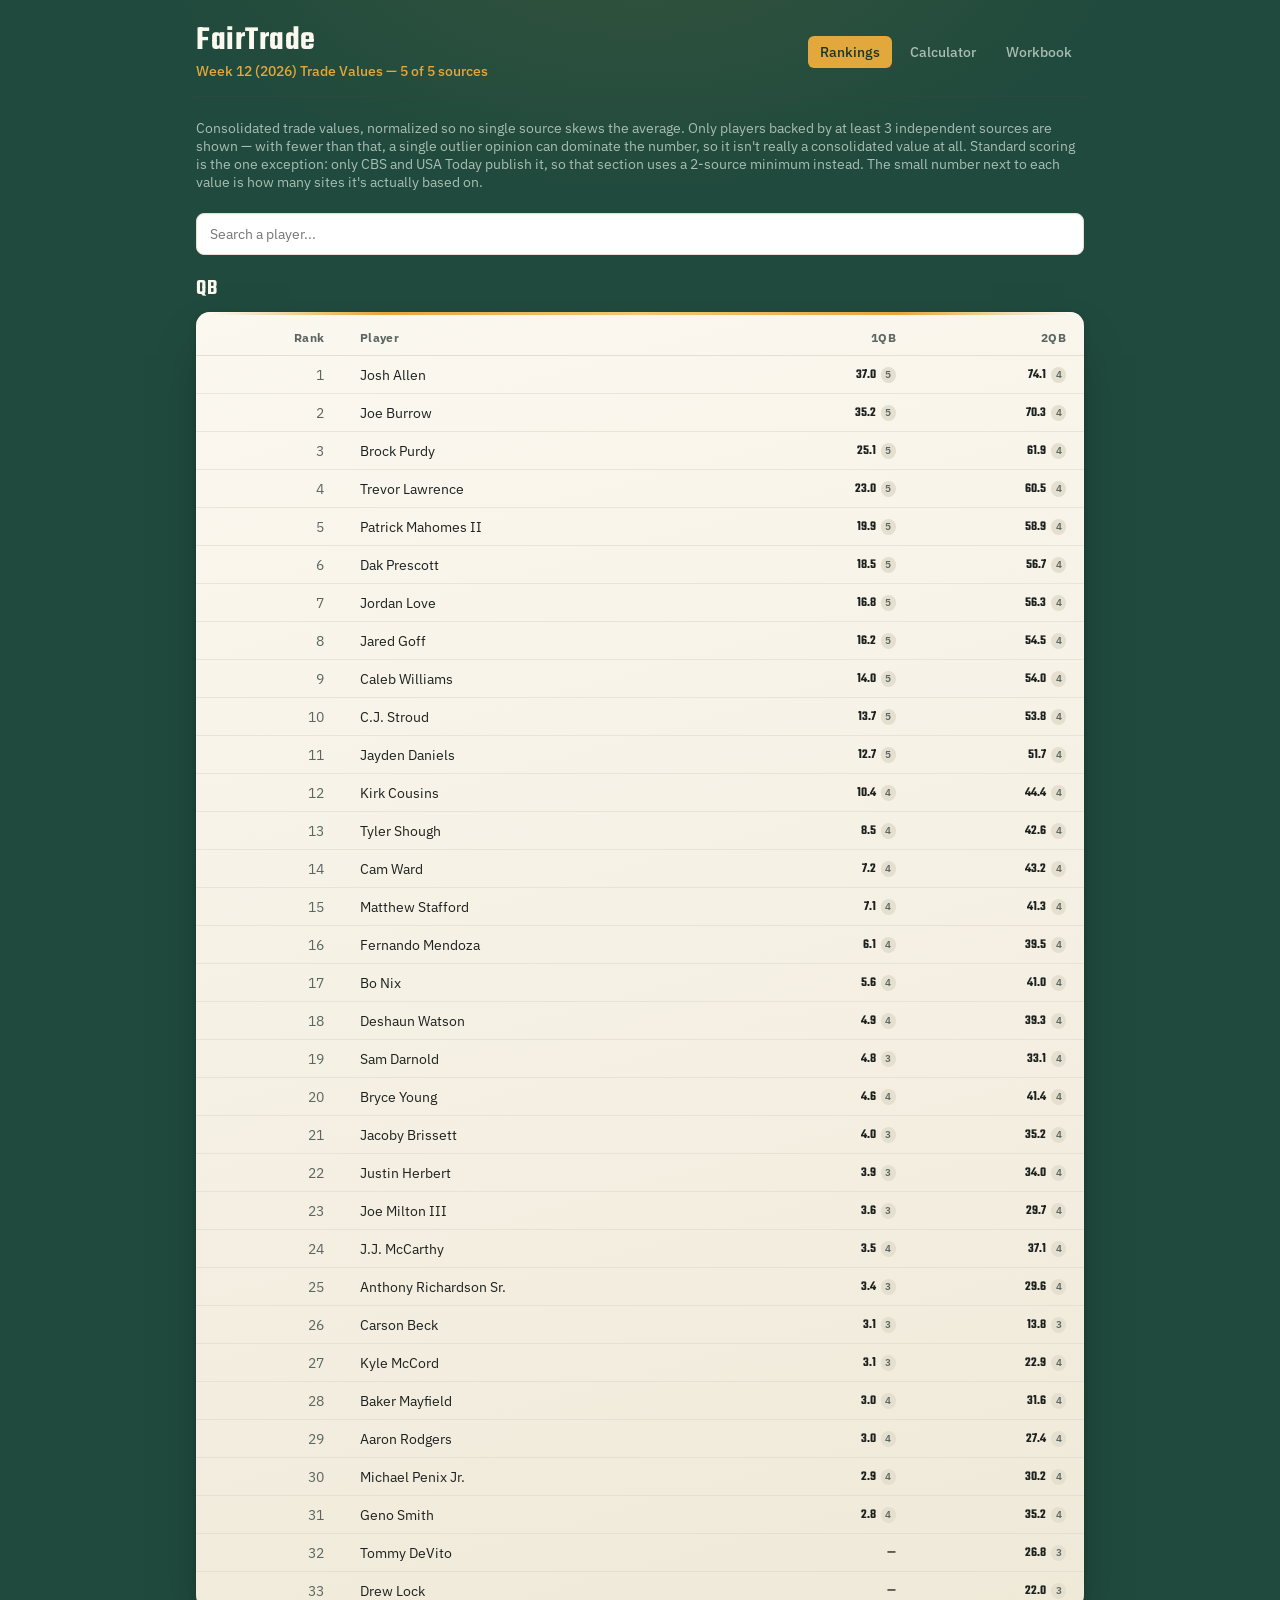
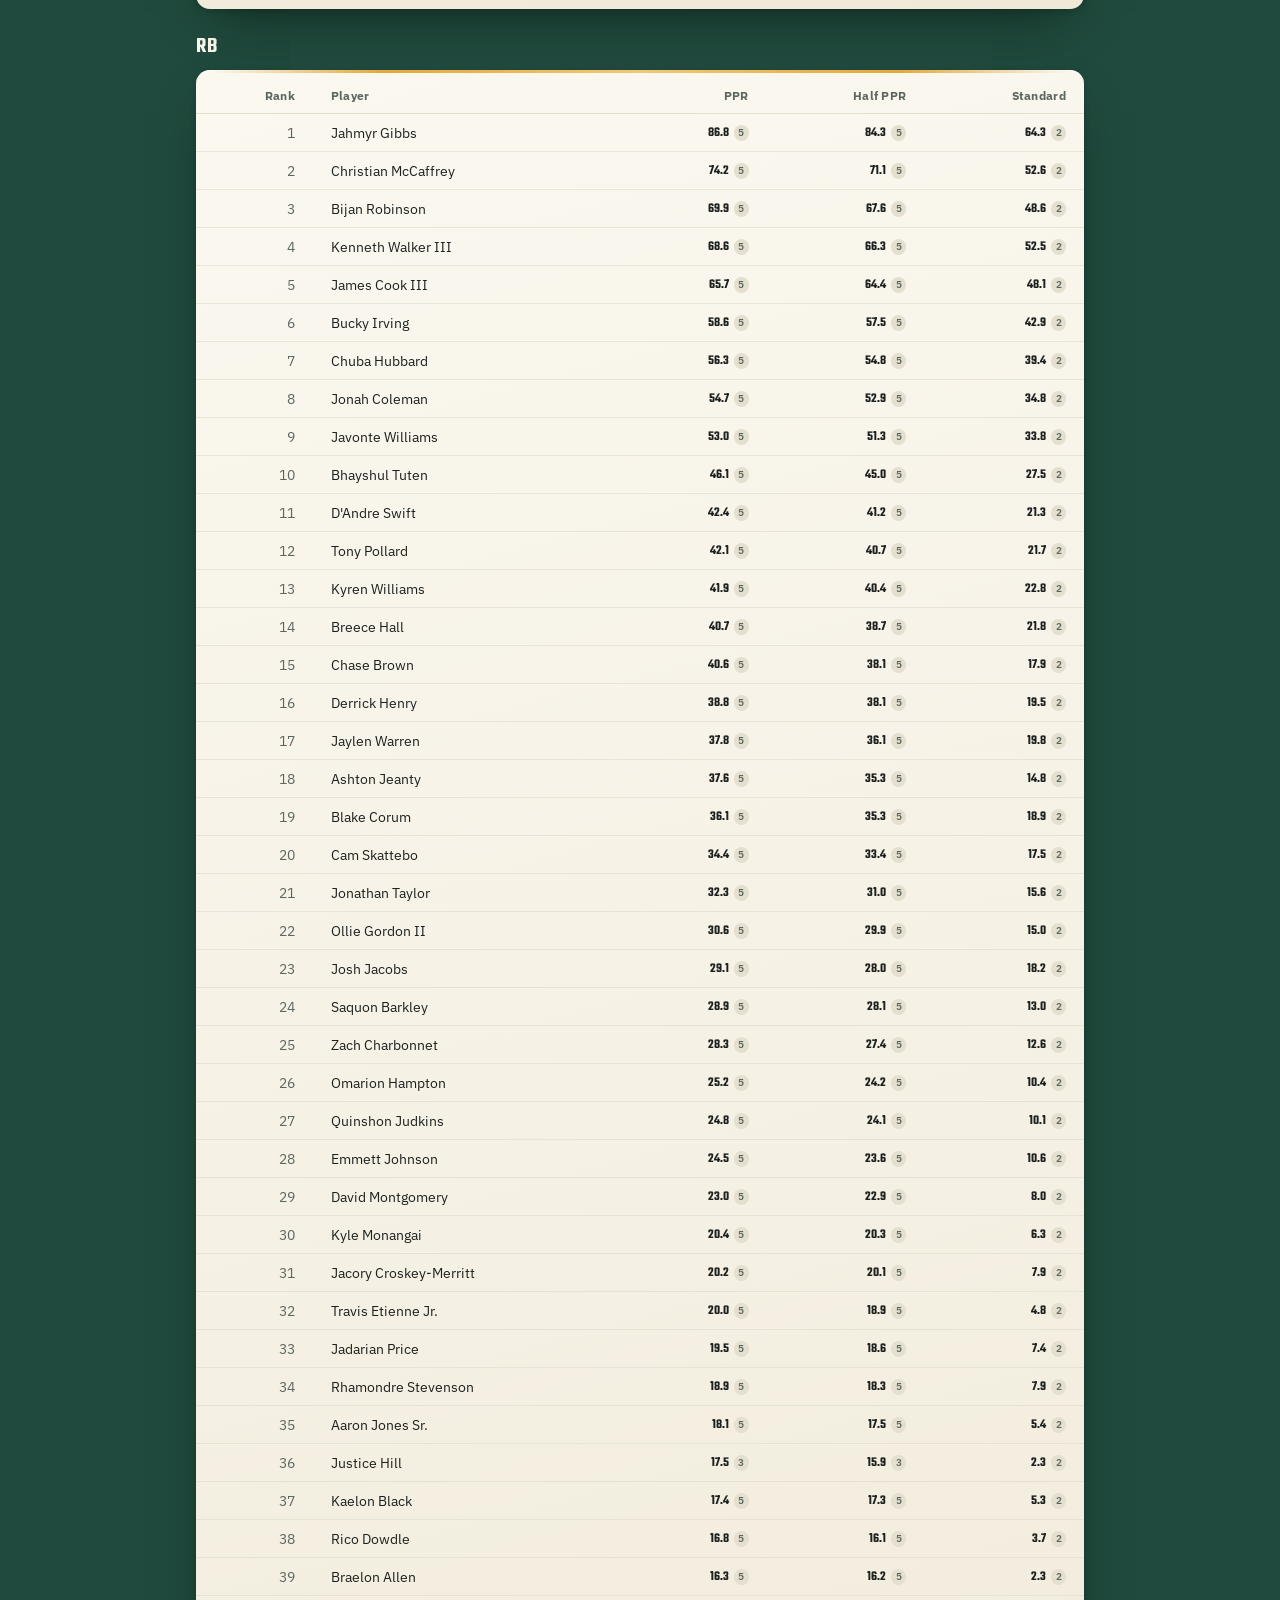
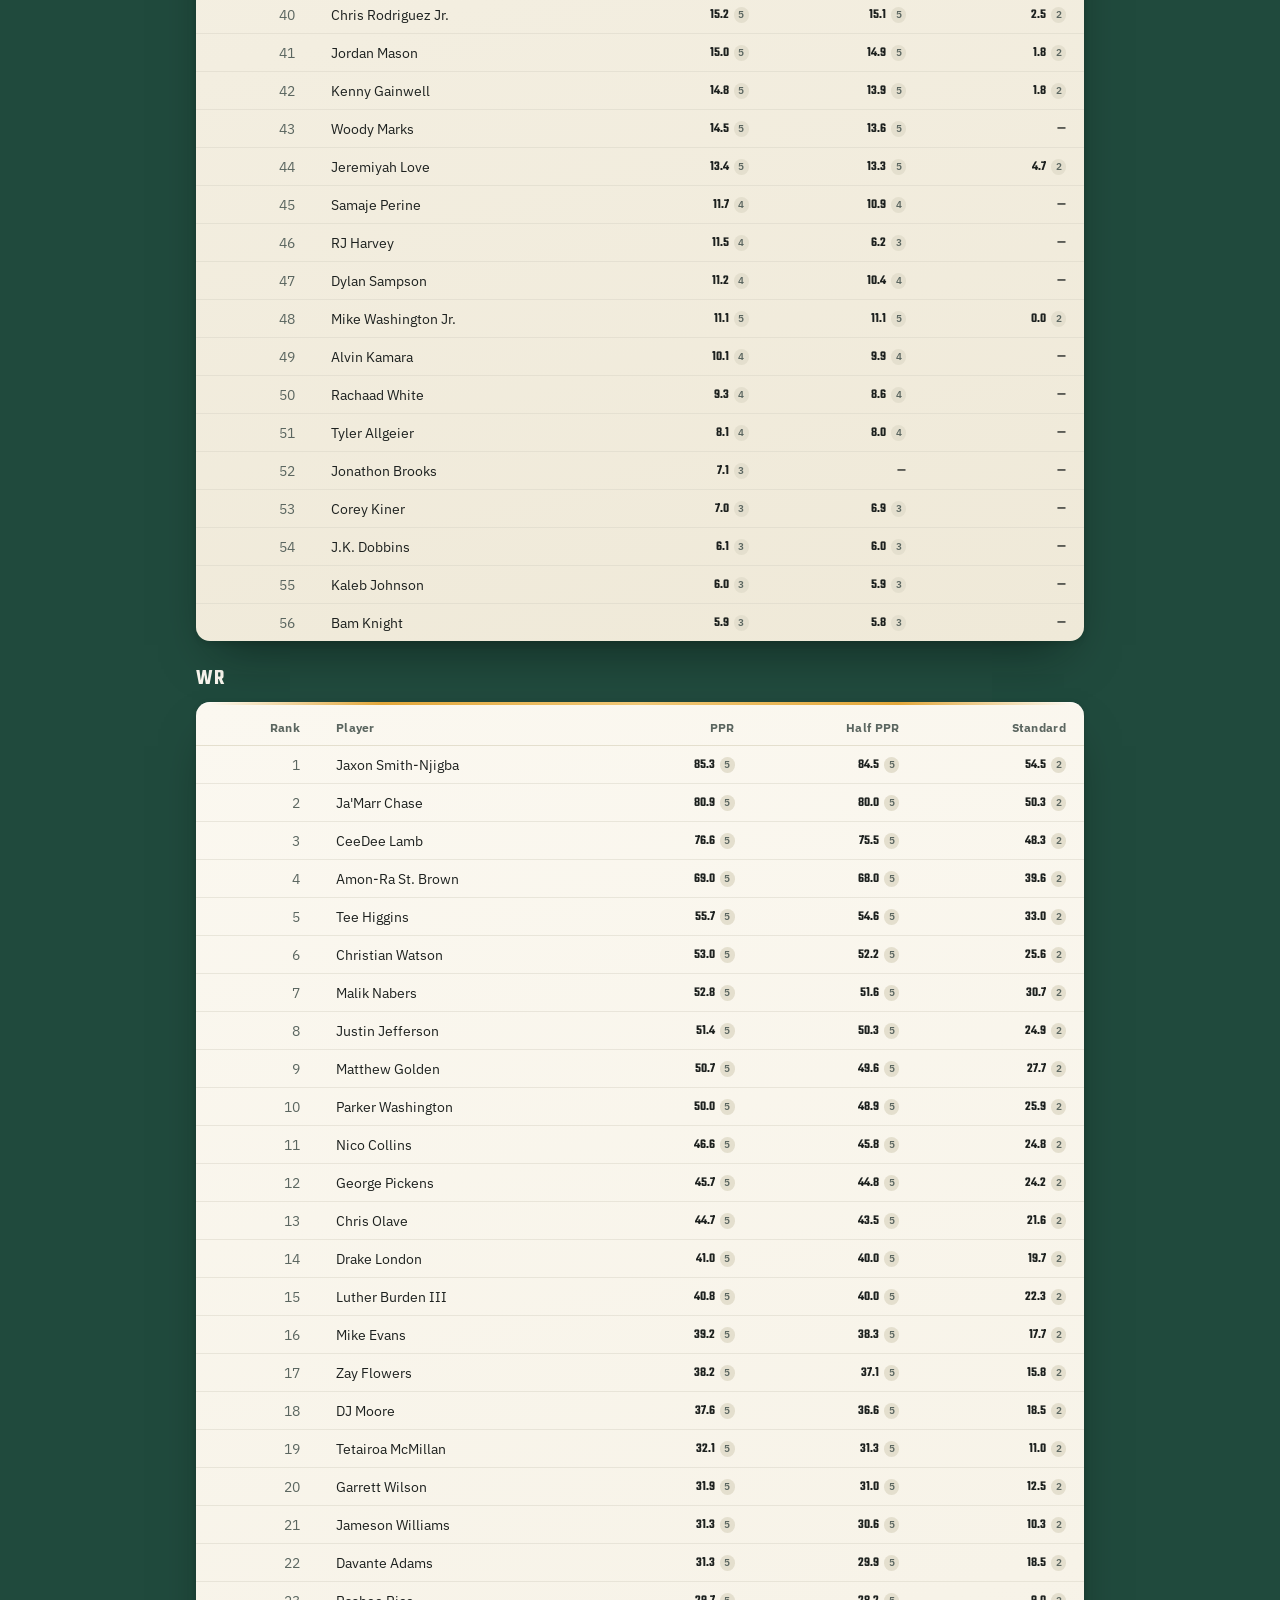
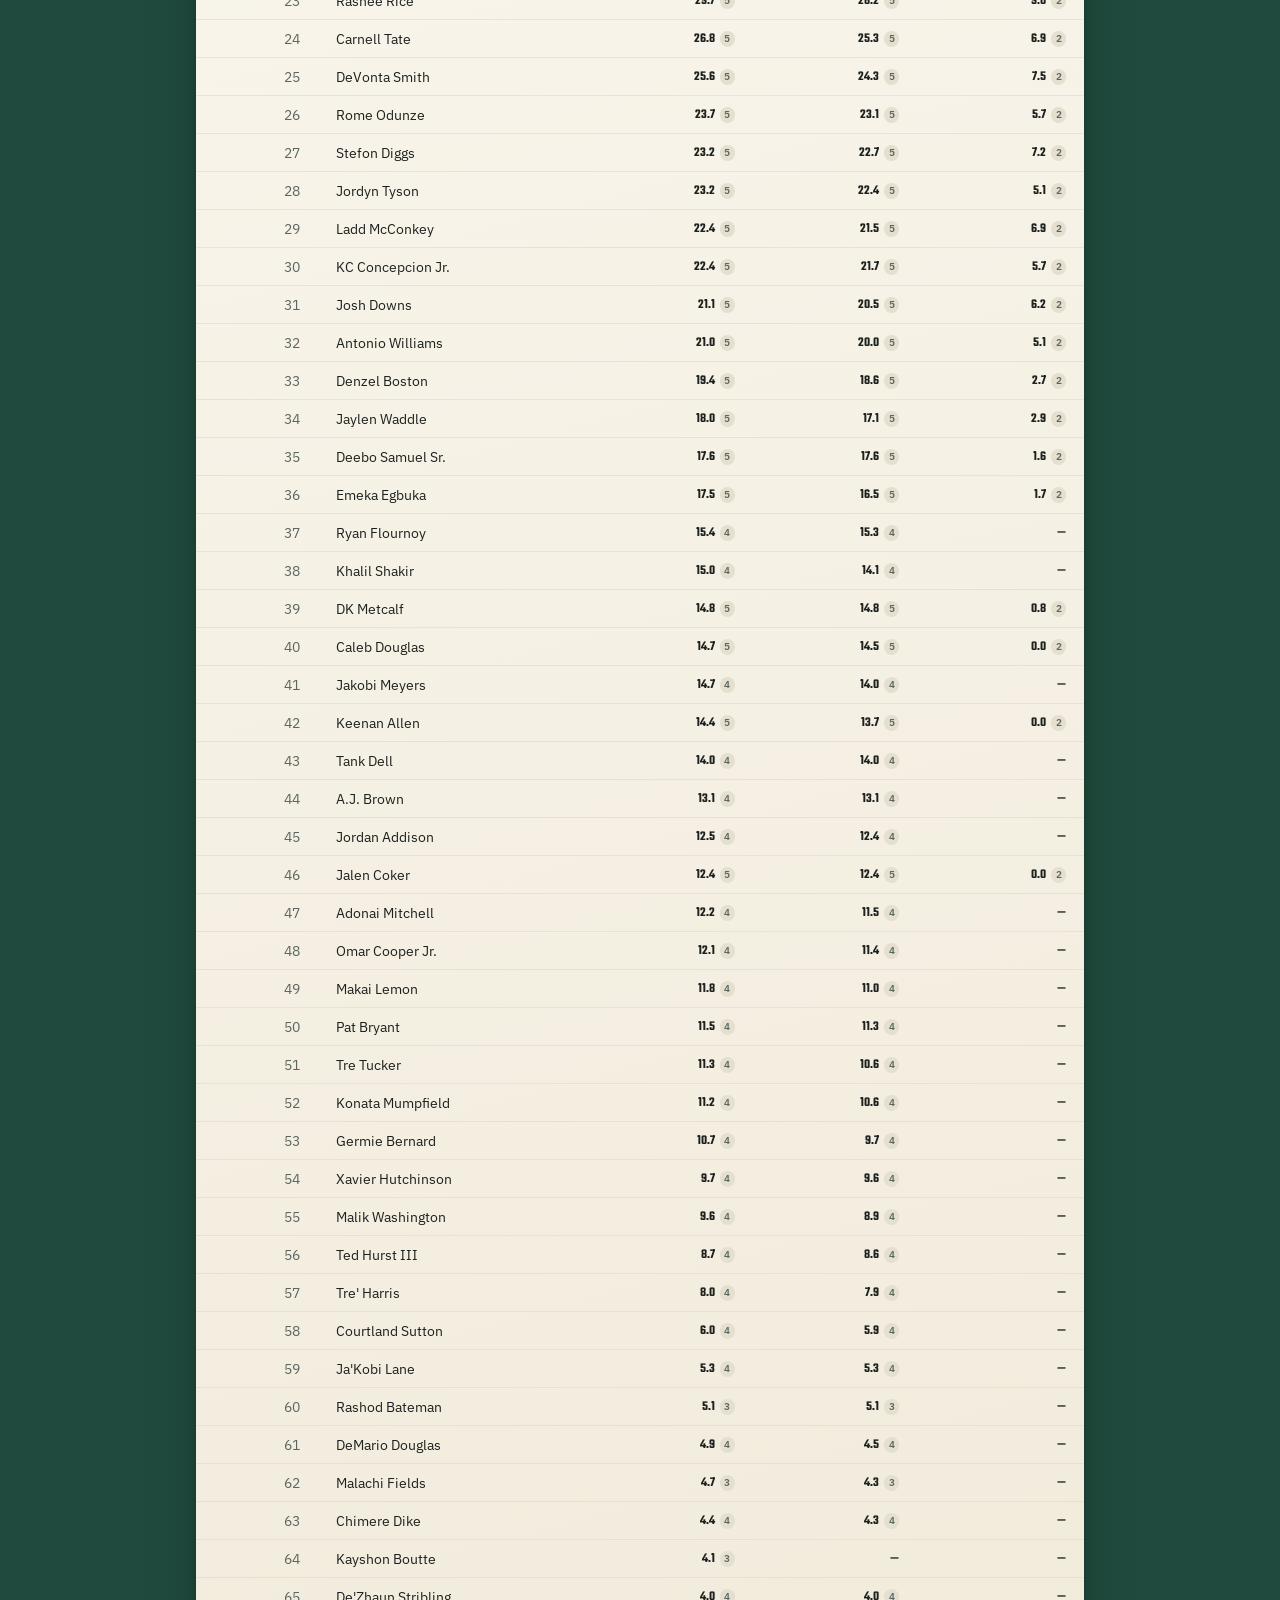
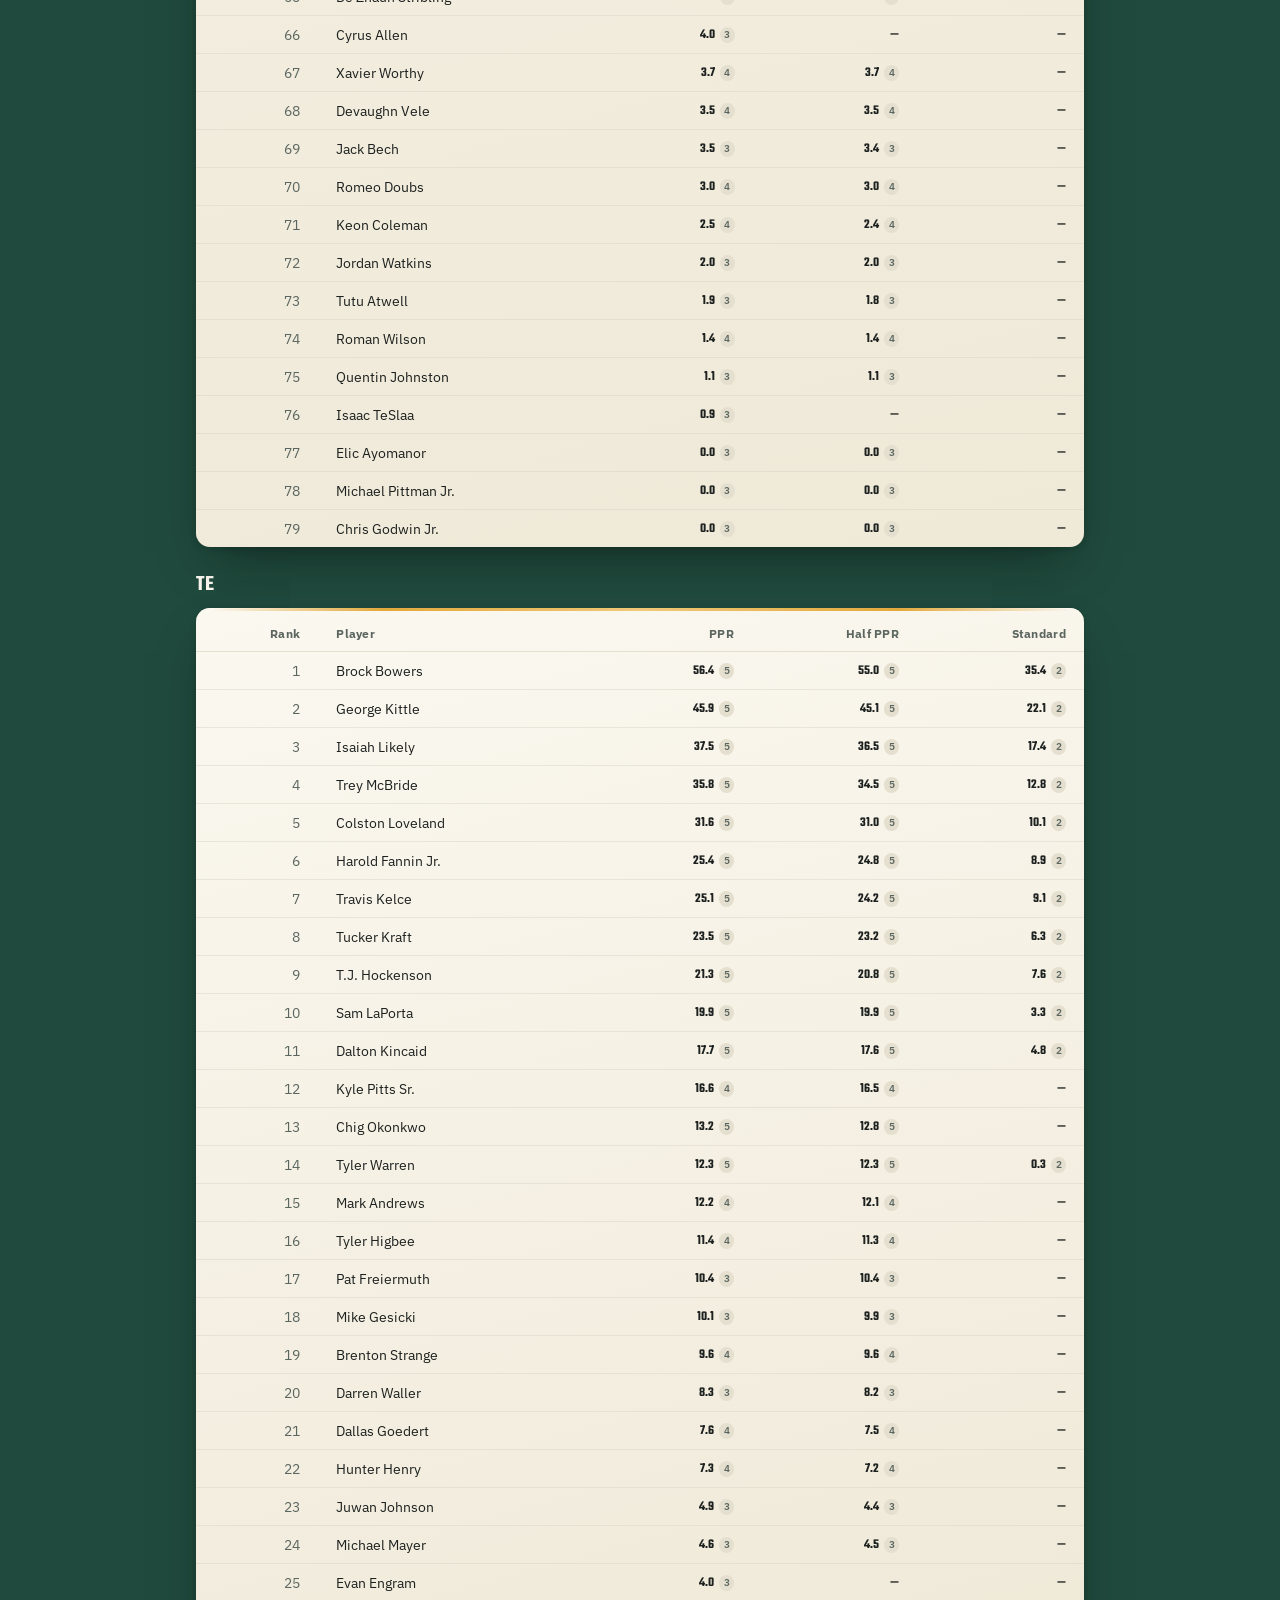
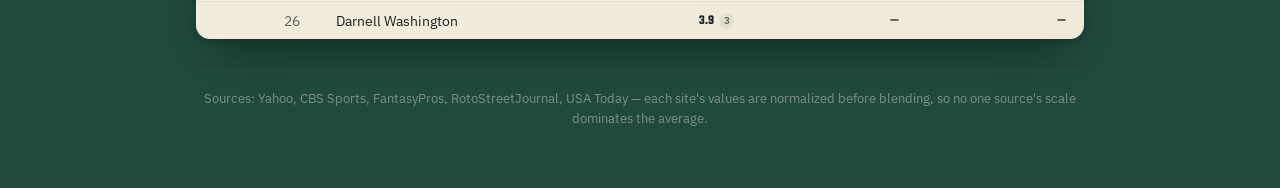
<file: index.html>
<!DOCTYPE html>
<html lang="en">
<head>
<meta charset="UTF-8">
<meta name="viewport" content="width=device-width, initial-scale=1.0">
<title>FairTrade — Weekly Trade Values</title>
<meta property="og:title" content="FairTrade — Weekly Trade Values">
<meta property="og:description" content="Consolidated fantasy football trade values from 5 sources, normalized so no single site skews the average.">
<meta property="og:type" content="website">
<meta property="og:image" content="https://spartacusfantasyfootball-cyber.github.io/fairtrade/og-image.jpg">
<meta property="og:image:width" content="1200">
<meta property="og:image:height" content="630">
<meta name="twitter:card" content="summary_large_image">
<meta name="twitter:image" content="https://spartacusfantasyfootball-cyber.github.io/fairtrade/og-image.jpg">
<meta name="twitter:card" content="summary">
<meta name="twitter:title" content="FairTrade — Weekly Trade Values">
<meta name="twitter:description" content="Consolidated fantasy football trade values from 5 sources, normalized so no single site skews the average.">
<link rel="preconnect" href="https://fonts.googleapis.com">
<link rel="preconnect" href="https://fonts.gstatic.com" crossorigin>
<link href="https://fonts.googleapis.com/css2?family=Teko:wght@500;600;700&family=IBM+Plex+Sans:wght@400;500;600&display=swap" rel="stylesheet">
<link rel="stylesheet" href="styles.css">
</head>
<body>
<div class="wrap">
  <header class="site-header">
    <div class="brand-block">
      <h1>FairTrade</h1>
      <p class="week-title" id="week-title"></p>
    </div>
    <nav class="site-nav">
      <a href="index.html" class="active">Rankings</a>
      <a href="calculator.html">Calculator</a>
      <a href="workbook.html">Workbook</a>
    </nav>
  </header>

  <p class="subhead">Consolidated trade values, normalized so no single source skews the average.
  Only players backed by at least 3 independent sources are shown — with fewer than that, a
  single outlier opinion can dominate the number, so it isn't really a consolidated value at all.
  Standard scoring is the one exception: only CBS and USA Today publish it, so that section uses
  a 2-source minimum instead. The small number next to each value is how many sites it's actually based on.</p>

  <div class="rank-controls-top">
    <input class="search-input" id="search" type="text" placeholder="Search a player...">
  </div>

  <div id="sections"></div>

  <footer class="site-footer">
    Sources: Yahoo, CBS Sports, FantasyPros, RotoStreetJournal, USA Today —
    each site's values are normalized before blending, so no one source's scale dominates the average.
  </footer>

</div>

<script src="data.js"></script>
<script>
document.getElementById('week-title').textContent = WEEK_SUBTITLE;

const SECTIONS = [
  { pos: 'QB', label: 'QB', fmt1: 'oneQB', fmt1Src: 'oneQBSrc', fmt1Label: '1QB', fmt2: 'twoQB', fmt2Src: 'twoQBSrc', fmt2Label: '2QB' },
  { pos: 'RB', label: 'RB', fmt1: 'ppr', fmt1Src: 'pprSrc', fmt1Label: 'PPR', fmt2: 'half', fmt2Src: 'halfSrc', fmt2Label: 'Half PPR', fmt3: 'std', fmt3Src: 'stdSrc', fmt3Label: 'Standard' },
  { pos: 'WR', label: 'WR', fmt1: 'ppr', fmt1Src: 'pprSrc', fmt1Label: 'PPR', fmt2: 'half', fmt2Src: 'halfSrc', fmt2Label: 'Half PPR', fmt3: 'std', fmt3Src: 'stdSrc', fmt3Label: 'Standard' },
  { pos: 'TE', label: 'TE', fmt1: 'ppr', fmt1Src: 'pprSrc', fmt1Label: 'PPR', fmt2: 'half', fmt2Src: 'halfSrc', fmt2Label: 'Half PPR', fmt3: 'std', fmt3Src: 'stdSrc', fmt3Label: 'Standard' },
];

const grouped = SECTIONS.map(sec => {
  const players = PLAYERS.filter(p => p.pos === sec.pos)
    .slice()
    .sort((a, b) => (b[sec.fmt1] || 0) - (a[sec.fmt1] || 0))
    .map((p, i) => Object.assign({}, p, { rank: i + 1 }));
  return Object.assign({}, sec, { players });
});

function fmtVal(v) {
  return v == null ? '\u2014' : v.toFixed(1);
}

// How many sources actually contributed data this week, per format field —
// taken as the max observed count across all players for that field. A
// well-known player (Josh Allen, etc.) is essentially always covered by
// every currently-live site, so the max observed is a reliable stand-in
// for "how many sources exist this week," without needing data.js to carry
// a separate explicit field for it.
const MAX_SRC = {};
['oneQBSrc','twoQBSrc','pprSrc','halfSrc','stdSrc'].forEach(field => {
  MAX_SRC[field] = PLAYERS.reduce((m, p) => Math.max(m, p[field] || 0), 0);
});

function fmtCell(val, src, srcField) {
  const valStr = fmtVal(val);
  if (src == null) return valStr;
  // Relative threshold, not a fixed "<=2" — a fixed rule was calibrated for
  // a normal 5-source week. In a week with only 3 sources live at all,
  // "2 of 3" is actually the best coverage possible, but a fixed rule
  // flagged it the same as a genuinely thin "2 of 5" — found on the real
  // first production week, where this made literally every RB/WR/TE show
  // the same flag with no exceptions, so it stopped meaning anything.
  // Reduces to the exact same "<=2" behavior in a normal 5-source week —
  // this is a generalization, not a different rule. A bare single source
  // is always flagged regardless of the ratio (never really "consolidated"
  // no matter how few sites exist this week overall).
  const maxAvail = MAX_SRC[srcField] || 5;
  const low = src === 1 || src / maxAvail < 0.6;
  const cls = low ? 'src-badge src-badge-low' : 'src-badge';
  // Standard scoring has its own 2-source minimum (CBS + USA Today only —
  // the only 2 sites that publish it), not the 3-source minimum every
  // other format uses. 2 is both the minimum AND the maximum possible for
  // this one format, so the tooltip says so explicitly rather than
  // leaving "2 sources" looking like thin coverage the way it would for
  // any other format.
  const tip = srcField === 'stdSrc'
    ? src + ' of 2 possible sources (CBS + USA Today \u2014 the only 2 that publish Standard scoring)'
    : low
      ? src + ' source' + (src===1?'':'s') + ' — not really a consolidated number at this point, treat with extra caution'
      : src + ' sources';
  return valStr + '<span class="' + cls + '" title="' + tip + '">' + src + '</span>';
}

function renderSections(query) {
  const container = document.getElementById('sections');
  const q = query.trim().toLowerCase();

  container.innerHTML = grouped.map(sec => {
    const rows = q === '' ? sec.players : sec.players.filter(p => p.name.toLowerCase().includes(q));
    if (rows.length === 0) return '';
    const rowsHtml = rows.map(p =>
      '<tr>' +
        '<td class="num rank-num">' + p.rank + '</td>' +
        '<td>' + p.name + '</td>' +
        '<td class="num rank-value">' + fmtCell(p[sec.fmt1], p[sec.fmt1Src], sec.fmt1Src) + '</td>' +
        '<td class="num rank-value">' + fmtCell(p[sec.fmt2], p[sec.fmt2Src], sec.fmt2Src) + '</td>' +
        (sec.fmt3 ? '<td class="num rank-value">' + fmtCell(p[sec.fmt3], p[sec.fmt3Src], sec.fmt3Src) + '</td>' : '') +
      '</tr>'
    ).join('');
    return (
      '<div class="position-section">' +
        '<p class="position-heading">' + sec.label + '</p>' +
        '<div class="rank-panel">' +
          '<table class="rank-table">' +
            '<thead><tr>' +
              '<th class="num">Rank</th><th>Player</th>' +
              '<th class="num">' + sec.fmt1Label + '</th>' +
              '<th class="num">' + sec.fmt2Label + '</th>' +
              (sec.fmt3 ? '<th class="num">' + sec.fmt3Label + '</th>' : '') +
            '</tr></thead>' +
            '<tbody>' + rowsHtml + '</tbody>' +
          '</table>' +
        '</div>' +
      '</div>'
    );
  }).join('');

  if (container.innerHTML === '') {
    container.innerHTML = '<p class="subhead">No players match your search.</p>';
  }
}

renderSections('');

document.getElementById('search').addEventListener('input', (e) => {
  renderSections(e.target.value);
});
</script>
</body>
</html>
</file>
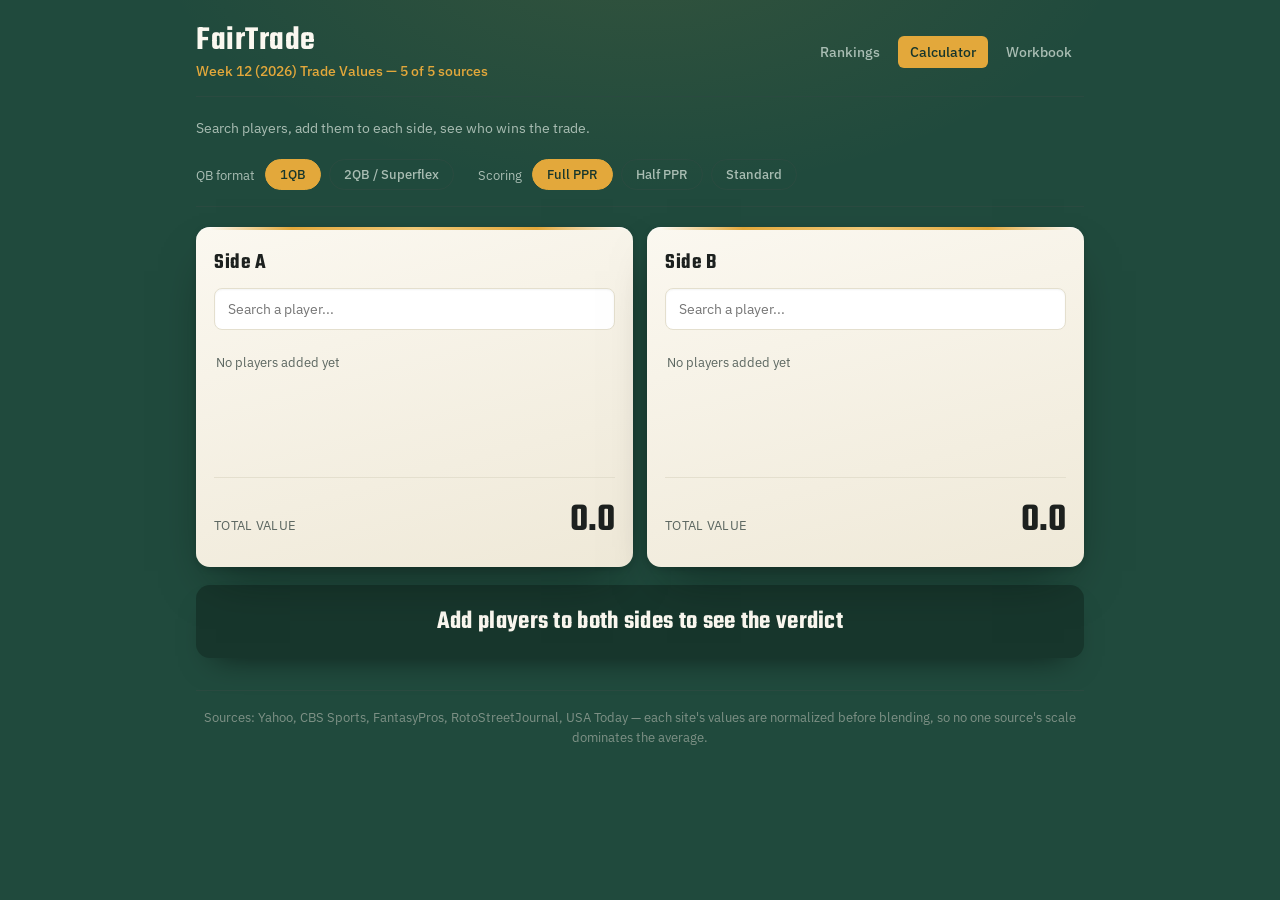
<file: calculator.html>
<!DOCTYPE html>
<html lang="en">
<head>
<meta charset="UTF-8">
<meta name="viewport" content="width=device-width, initial-scale=1.0">
<title>FairTrade — Trade Calculator</title>
<meta property="og:title" content="FairTrade — Trade Calculator">
<meta property="og:description" content="Compare both sides of a fantasy football trade using consolidated values from 5 sources.">
<meta property="og:type" content="website">
<meta property="og:image" content="https://spartacusfantasyfootball-cyber.github.io/fairtrade/og-image.jpg">
<meta property="og:image:width" content="1200">
<meta property="og:image:height" content="630">
<meta name="twitter:card" content="summary_large_image">
<meta name="twitter:image" content="https://spartacusfantasyfootball-cyber.github.io/fairtrade/og-image.jpg">
<meta name="twitter:card" content="summary">
<meta name="twitter:title" content="FairTrade — Trade Calculator">
<meta name="twitter:description" content="Compare both sides of a fantasy football trade using consolidated values from 5 sources.">
<link rel="preconnect" href="https://fonts.googleapis.com">
<link rel="preconnect" href="https://fonts.gstatic.com" crossorigin>
<link href="https://fonts.googleapis.com/css2?family=Teko:wght@500;600;700&family=IBM+Plex+Sans:wght@400;500;600&display=swap" rel="stylesheet">
<link rel="stylesheet" href="styles.css">
</head>
<body>
<div class="wrap">
  <header class="site-header">
    <div class="brand-block">
      <h1>FairTrade</h1>
      <p class="week-title" id="week-title"></p>
    </div>
    <nav class="site-nav">
      <a href="index.html">Rankings</a>
      <a href="calculator.html" class="active">Calculator</a>
      <a href="workbook.html">Workbook</a>
    </nav>
  </header>

  <p class="subhead">Search players, add them to each side, see who wins the trade.</p>

  <div class="mode-bar">
    <div class="mode-group">
      <span class="mode-label">QB format</span>
      <button class="mode-btn active" id="mode-1qb" data-group="qb" data-value="1QB">1QB</button>
      <button class="mode-btn" id="mode-2qb" data-group="qb" data-value="2QB">2QB / Superflex</button>
    </div>
    <div class="mode-group">
      <span class="mode-label">Scoring</span>
      <button class="mode-btn active" id="mode-ppr" data-group="ppr" data-value="PPR">Full PPR</button>
      <button class="mode-btn" id="mode-half" data-group="ppr" data-value="HALF">Half PPR</button>
      <button class="mode-btn" id="mode-std" data-group="ppr" data-value="STD">Standard</button>
    </div>
  </div>

  <div class="board">
    <div class="side" id="side-a">
      <p class="side-label">Side A</p>
      <div class="search-box">
        <input class="search-input" id="search-a" type="text" placeholder="Search a player...">
        <div class="suggestions" id="suggestions-a"></div>
      </div>
      <div class="roster" id="roster-a"></div>
      <div class="total-row">
        <span class="total-label">TOTAL VALUE</span>
        <span class="total-value" id="total-a">0.0</span>
      </div>
    </div>

    <div class="side" id="side-b">
      <p class="side-label">Side B</p>
      <div class="search-box">
        <input class="search-input" id="search-b" type="text" placeholder="Search a player...">
        <div class="suggestions" id="suggestions-b"></div>
      </div>
      <div class="roster" id="roster-b"></div>
      <div class="total-row">
        <span class="total-label">TOTAL VALUE</span>
        <span class="total-value" id="total-b">0.0</span>
      </div>
    </div>
  </div>

  <div class="verdict">
    <div class="verdict-text" id="verdict-text">Add players to both sides to see the verdict</div>
  </div>

  <footer class="site-footer">
    Sources: Yahoo, CBS Sports, FantasyPros, RotoStreetJournal, USA Today —
    each site's values are normalized before blending, so no one source's scale dominates the average.
  </footer>

</div>

<script src="data.js"></script>
<script>
document.getElementById('week-title').textContent = WEEK_SUBTITLE;

const state = { a: [], b: [], qbMode: '1QB', pprMode: 'PPR' };

function getValue(p) {
  if (p.pos === 'QB') {
    const v = state.qbMode === '1QB' ? p.oneQB : p.twoQB;
    return v == null ? null : v;
  } else {
    const v = state.pprMode === 'PPR' ? p.ppr : state.pprMode === 'HALF' ? p.half : p.std;
    return v == null ? null : v;
  }
}

function getSourceCount(p) {
  if (p.pos === 'QB') {
    return state.qbMode === '1QB' ? p.oneQBSrc : p.twoQBSrc;
  } else {
    return state.pprMode === 'PPR' ? p.pprSrc : state.pprMode === 'HALF' ? p.halfSrc : p.stdSrc;
  }
}

function getSourceField(p) {
  if (p.pos === 'QB') {
    return state.qbMode === '1QB' ? 'oneQBSrc' : 'twoQBSrc';
  } else {
    return state.pprMode === 'PPR' ? 'pprSrc' : state.pprMode === 'HALF' ? 'halfSrc' : 'stdSrc';
  }
}

// How many sources actually contributed data this week, per format field —
// taken as the max observed count across all players for that field. Same
// relative-threshold logic as the rankings page (see index.html for the
// full reasoning) — a fixed "<=2" rule was calibrated for a normal
// 5-source week and stopped meaning anything in a thin week where every
// player showed the same flag.
const MAX_SRC = {};
['oneQBSrc','twoQBSrc','pprSrc','halfSrc','stdSrc'].forEach(field => {
  MAX_SRC[field] = PLAYERS.reduce((m, p) => Math.max(m, p[field] || 0), 0);
});

function srcBadge(src, srcField) {
  if (src == null) return '';
  const maxAvail = MAX_SRC[srcField] || 5;
  const low = src === 1 || src / maxAvail < 0.6;
  const cls = low ? 'src-badge src-badge-low' : 'src-badge';
  // Standard scoring has its own 2-source minimum (CBS + USA Today only —
  // the only 2 sites that publish it), not the 3-source minimum every
  // other format uses. 2 is both the minimum AND the maximum possible for
  // this one format, so the tooltip says so explicitly rather than
  // leaving "2 sources" looking like thin coverage the way it would for
  // any other format.
  const tip = srcField === 'stdSrc'
    ? src + ' of 2 possible sources (CBS + USA Today \u2014 the only 2 that publish Standard scoring)'
    : low
      ? src + ' source' + (src===1?'':'s') + ' — not really a consolidated number at this point, treat with extra caution'
      : src + ' sources';
  return '<span class="' + cls + '" title="' + tip + '">' + src + '</span>';
}

function normalize(s) { return s.toLowerCase(); }

function renderSuggestions(side) {
  const input = document.getElementById('search-' + side);
  const box = document.getElementById('suggestions-' + side);
  const q = normalize(input.value.trim());
  if (q.length < 1) { box.style.display = 'none'; box.innerHTML = ''; return; }
  const taken = new Set(state.a.concat(state.b).map(p => p.name));
  const matches = PLAYERS.filter(p => normalize(p.name).includes(q) && !taken.has(p.name)).slice(0, 8);
  if (matches.length === 0) { box.style.display = 'none'; box.innerHTML = ''; return; }
  box.innerHTML = matches.map(p => {
    const v = getValue(p);
    const vDisp = v == null ? '—' : v.toFixed(1);
    return '<div class="suggestion-row" data-name="' + p.name.replace(/"/g,'&quot;') + '">' +
      '<span class="suggestion-name">' + p.name + '</span>' +
      '<span class="suggestion-meta"><span class="suggestion-pos">' + p.pos + '</span>' + vDisp + srcBadge(getSourceCount(p), getSourceField(p)) + '</span>' +
    '</div>';
  }).join('');
  box.style.display = 'block';
  box.querySelectorAll('.suggestion-row').forEach(row => {
    row.addEventListener('click', () => {
      const name = row.getAttribute('data-name');
      const player = PLAYERS.find(p => p.name === name);
      if (player) addPlayer(side, player);
      input.value = '';
      box.style.display = 'none';
      box.innerHTML = '';
    });
  });
}

function addPlayer(side, player) {
  state[side].push(player);
  render();
}

function removePlayer(side, name) {
  state[side] = state[side].filter(p => p.name !== name);
  render();
}

function render() {
  ['a','b'].forEach(side => {
    const roster = document.getElementById('roster-' + side);
    if (state[side].length === 0) {
      roster.innerHTML = '<div class="roster-empty">No players added yet</div>';
    } else {
      roster.innerHTML = state[side].map(p => {
        const v = getValue(p);
        const vDisp = v == null ? '—' : v.toFixed(1);
        return '<div class="roster-row">' +
          '<span><span class="roster-name">' + p.name + '</span><span class="roster-pos">' + p.pos + '</span></span>' +
          '<span class="roster-right">' +
            '<span class="roster-value">' + vDisp + '</span>' + srcBadge(getSourceCount(p), getSourceField(p)) +
            '<button class="remove-btn" data-side="' + side + '" data-name="' + p.name.replace(/"/g,'&quot;') + '">&times;</button>' +
          '</span>' +
        '</div>';
      }).join('');
    }
  });

  const totalA = state.a.reduce((s,p) => s + (getValue(p) || 0), 0);
  const totalB = state.b.reduce((s,p) => s + (getValue(p) || 0), 0);
  document.getElementById('total-a').textContent = totalA.toFixed(1);
  document.getElementById('total-b').textContent = totalB.toFixed(1);

  const sideAEl = document.getElementById('side-a');
  const sideBEl = document.getElementById('side-b');
  sideAEl.classList.remove('winning');
  sideBEl.classList.remove('winning');

  const verdict = document.getElementById('verdict-text');
  if (state.a.length === 0 && state.b.length === 0) {
    verdict.innerHTML = 'Add players to both sides to see the verdict';
  } else {
    const diff = Math.abs(totalA - totalB);
    if (diff < 0.5) {
      verdict.innerHTML = 'Even trade';
    } else if (totalA > totalB) {
      sideAEl.classList.add('winning');
      verdict.innerHTML = 'Side A wins by <span class="amt">' + diff.toFixed(1) + '</span> points';
    } else {
      sideBEl.classList.add('winning');
      verdict.innerHTML = 'Side B wins by <span class="amt">' + diff.toFixed(1) + '</span> points';
    }
  }

  document.querySelectorAll('.remove-btn').forEach(btn => {
    btn.addEventListener('click', () => removePlayer(btn.getAttribute('data-side'), btn.getAttribute('data-name')));
  });
}

document.getElementById('search-a').addEventListener('input', () => renderSuggestions('a'));
document.getElementById('search-b').addEventListener('input', () => renderSuggestions('b'));
document.addEventListener('click', (e) => {
  if (!e.target.closest('.search-box')) {
    document.getElementById('suggestions-a').style.display = 'none';
    document.getElementById('suggestions-b').style.display = 'none';
  }
});

document.querySelectorAll('.mode-btn').forEach(btn => {
  btn.addEventListener('click', () => {
    const group = btn.getAttribute('data-group');
    const value = btn.getAttribute('data-value');
    document.querySelectorAll('.mode-btn[data-group="' + group + '"]').forEach(b => b.classList.remove('active'));
    btn.classList.add('active');
    if (group === 'qb') state.qbMode = value;
    if (group === 'ppr') state.pprMode = value;
    render();
  });
});

render();
</script>
</body>
</html>
</file>
<file: styles.css>
:root {
  --field: #204A3D;
  --field-dark: #17362C;
  --panel-a: #FBF8F0;
  --panel-b: #EFE9D8;
  --ink: #1D211F;
  --ink-soft: #5B6660;
  --gold: #E3A83B;
  --gold-soft: #F0C878;
  --gold-deep: #B8811F;
  --line: #E4DFCE;
}

* { box-sizing: border-box; }

body {
  margin: 0;
  font-family: 'IBM Plex Sans', sans-serif;
  background:
    radial-gradient(760px 420px at 50% -80px, rgba(227,168,59,0.10), transparent 65%),
    var(--field);
  color: var(--ink);
  min-height: 100vh;
}

.wrap {
  max-width: 920px;
  margin: 0 auto;
  padding: 24px 16px 60px;
}

.site-header {
  display: flex;
  justify-content: space-between;
  align-items: center;
  flex-wrap: wrap;
  gap: 10px;
  margin-bottom: 22px;
  padding-bottom: 16px;
  border-bottom: 1px solid #2A4A40;
}

.brand-block { display: flex; flex-direction: column; }

.brand-block h1 {
  font-family: 'Teko', sans-serif;
  font-weight: 600;
  font-size: 34px;
  letter-spacing: 0.5px;
  color: var(--panel-a);
  margin: 0;
  line-height: 1;
}

.week-title {
  font-size: 14px;
  font-weight: 500;
  color: var(--gold);
  margin: 4px 0 0;
}

nav.site-nav {
  display: flex;
  gap: 6px;
}

nav.site-nav a {
  font-size: 13.5px;
  font-weight: 500;
  color: #A9BDB3;
  text-decoration: none;
  padding: 7px 12px;
  border-radius: 6px;
}

nav.site-nav a:hover {
  color: var(--panel-a);
  background: rgba(255,255,255,0.06);
}

nav.site-nav a.active {
  color: var(--field-dark);
  background: var(--gold);
}

.subhead {
  color: #A9BDB3;
  font-size: 14px;
  margin: 0 0 22px;
}

.mode-bar {
  display: flex;
  flex-wrap: wrap;
  gap: 24px;
  margin-bottom: 20px;
  padding-bottom: 16px;
  border-bottom: 1px solid #2A4A40;
}

.mode-group {
  display: flex;
  align-items: center;
  gap: 8px;
}

.mode-label {
  font-size: 12.5px;
  color: #A9BDB3;
  margin-right: 2px;
}

.mode-btn {
  font-family: 'IBM Plex Sans', sans-serif;
  font-size: 13px;
  font-weight: 500;
  color: #A9BDB3;
  background: transparent;
  border: 1px solid #2A4A40;
  border-radius: 20px;
  padding: 6px 14px;
  cursor: pointer;
  transition: background 0.15s ease, color 0.15s ease, border-color 0.15s ease;
}

.mode-btn:hover {
  border-color: var(--gold-deep);
  color: var(--panel-a);
}

.mode-btn.active {
  background: var(--gold);
  border-color: var(--gold);
  color: var(--field-dark);
}

.site-footer {
  margin-top: 32px;
  padding-top: 16px;
  border-top: 1px solid #2A4A40;
  font-size: 12.5px;
  color: #7E9186;
  text-align: center;
  line-height: 1.6;
}

.site-footer a { color: #A9BDB3; }

/* Shared panel treatment */
.rank-controls-top {
  margin-bottom: 18px;
}

.position-section {
  margin-bottom: 22px;
}

.position-heading {
  font-family: 'Teko', sans-serif;
  font-size: 22px;
  font-weight: 600;
  letter-spacing: 0.5px;
  color: var(--panel-a);
  margin: 0 0 8px;
}

.src-badge {
  display: inline-block;
  min-width: 15px;
  padding: 1px 4px;
  margin-left: 5px;
  border-radius: 8px;
  font-family: 'IBM Plex Sans', sans-serif;
  font-size: 10px;
  font-weight: 600;
  line-height: 1.4;
  text-align: center;
  color: var(--ink-soft);
  background: var(--line);
  vertical-align: middle;
  cursor: default;
}

.src-badge-low {
  color: #7A3E0A;
  background: #F6D9A8;
}

.rank-panel, .side {
  background: linear-gradient(165deg, var(--panel-a) 0%, var(--panel-b) 100%);
  border-radius: 14px;
  box-shadow:
    0 1px 0 rgba(255,255,255,0.5) inset,
    0 24px 48px -20px rgba(4, 12, 9, 0.55),
    0 2px 6px rgba(4, 12, 9, 0.15);
  position: relative;
}

.rank-panel::before, .side::before {
  content: "";
  position: absolute;
  top: 0; left: 14px; right: 14px;
  height: 3px;
  border-radius: 0 0 3px 3px;
  background: linear-gradient(90deg, transparent, var(--gold) 20%, var(--gold-soft) 50%, var(--gold) 80%, transparent);
}

.rank-panel { overflow: hidden; }

.rank-controls {
  padding: 18px 18px 0;
}

.search-input {
  width: 100%;
  padding: 11px 13px;
  font-family: 'IBM Plex Sans', sans-serif;
  font-size: 14px;
  border: 1px solid var(--line);
  border-radius: 8px;
  background: #fff;
  color: var(--ink);
  box-shadow: 0 1px 2px rgba(29,33,31,0.05) inset;
  transition: border-color 0.15s ease, box-shadow 0.15s ease;
}

.search-input:focus {
  outline: none;
  border-color: var(--gold-deep);
  box-shadow: 0 0 0 3px rgba(227,168,59,0.18);
}

table.rank-table {
  width: 100%;
  border-collapse: collapse;
  margin-top: 6px;
}

table.rank-table thead th {
  text-align: left;
  font-size: 11.5px;
  letter-spacing: 0.3px;
  color: var(--ink-soft);
  padding: 12px 18px 10px;
  border-bottom: 1px solid var(--line);
}

table.rank-table th.num, table.rank-table td.num {
  text-align: right;
}

table.rank-table tbody td {
  padding: 9px 18px;
  font-size: 13.5px;
  border-bottom: 1px solid rgba(218,213,199,0.5);
}

table.rank-table tbody tr:last-child td { border-bottom: none; }

table.rank-table tbody tr:hover {
  background: rgba(227,168,59,0.08);
}

.rank-num {
  color: var(--ink-soft);
  font-variant-numeric: tabular-nums;
}

.pos-tag {
  font-size: 11px;
  font-weight: 500;
  color: var(--ink-soft);
}

.rank-value {
  font-family: 'Teko', sans-serif;
  font-size: 19px;
  font-weight: 600;
}

/* Calculator */
.board {
  display: grid;
  grid-template-columns: 1fr 1fr;
  gap: 14px;
}

@media (max-width: 640px) {
  .board { grid-template-columns: 1fr; }
}

@media (max-width: 480px) {
  .wrap { padding: 18px 10px 48px; }
  table.rank-table thead th { padding: 10px 10px 8px; font-size: 10.5px; }
  table.rank-table tbody td { padding: 8px 10px; font-size: 12.5px; }
  .rank-value { font-size: 17px; }
  .brand-block h1 { font-size: 28px; }
}

.side {
  padding: 20px 18px 18px;
  display: flex;
  flex-direction: column;
  min-height: 340px;
}

.side-label {
  font-family: 'Teko', sans-serif;
  font-size: 22px;
  font-weight: 600;
  letter-spacing: 0.5px;
  margin: 0 0 10px;
}

.search-box { position: relative; }

.suggestions {
  position: absolute;
  top: 42px;
  left: 0;
  right: 0;
  background: #fff;
  border: 1px solid var(--line);
  border-radius: 8px;
  max-height: 220px;
  overflow-y: auto;
  z-index: 5;
  box-shadow: 0 10px 24px rgba(4,12,9,0.18);
  display: none;
}

.suggestion-row {
  display: flex;
  justify-content: space-between;
  align-items: center;
  padding: 9px 12px;
  cursor: pointer;
  font-size: 13.5px;
  border-bottom: 1px solid #EFEBE0;
}

.suggestion-row:last-child { border-bottom: none; }
.suggestion-row:hover { background: rgba(227,168,59,0.10); }
.suggestion-name { font-weight: 500; }
.suggestion-meta { color: var(--ink-soft); font-size: 12px; }
.suggestion-pos { margin-right: 8px; }

.roster {
  margin-top: 14px;
  flex: 1;
  display: flex;
  flex-direction: column;
  gap: 7px;
}

.roster-empty {
  color: var(--ink-soft);
  font-size: 13px;
  padding: 10px 2px;
}

.roster-row {
  display: flex;
  justify-content: space-between;
  align-items: center;
  background: #fff;
  border: 1px solid var(--line);
  border-radius: 8px;
  padding: 8px 11px;
  font-size: 13.5px;
  box-shadow: 0 1px 2px rgba(29,33,31,0.04);
}

.roster-name { font-weight: 500; }
.roster-pos { color: var(--ink-soft); font-size: 11.5px; margin-left: 6px; }
.roster-right { display: flex; align-items: center; gap: 10px; }

.roster-value {
  font-family: 'Teko', sans-serif;
  font-size: 20px;
  font-weight: 600;
  min-width: 34px;
  text-align: right;
}

.remove-btn {
  background: none;
  border: none;
  color: var(--ink-soft);
  font-size: 16px;
  cursor: pointer;
  line-height: 1;
  padding: 2px 4px;
}

.remove-btn:hover { color: #A5342E; }

.total-row {
  margin-top: 16px;
  padding-top: 14px;
  border-top: 1px solid var(--line);
  display: flex;
  justify-content: space-between;
  align-items: baseline;
}

.total-label { font-size: 12.5px; color: var(--ink-soft); letter-spacing: 0.3px; }
.total-value { font-family: 'Teko', sans-serif; font-size: 40px; font-weight: 600; }

.side.winning { box-shadow: 0 0 0 2px var(--gold) inset, 0 24px 48px -20px rgba(4,12,9,0.55); }
.side.winning .total-value { color: var(--gold-deep); }

.verdict {
  margin-top: 18px;
  text-align: center;
  background: var(--field-dark);
  border-radius: 14px;
  padding: 18px;
  box-shadow: 0 16px 32px -18px rgba(0,0,0,0.6);
}

.verdict-text {
  font-family: 'Teko', sans-serif;
  font-size: 26px;
  font-weight: 600;
  color: var(--panel-a);
  letter-spacing: 0.3px;
}

.verdict-text .amt { color: var(--gold); }
</file>
